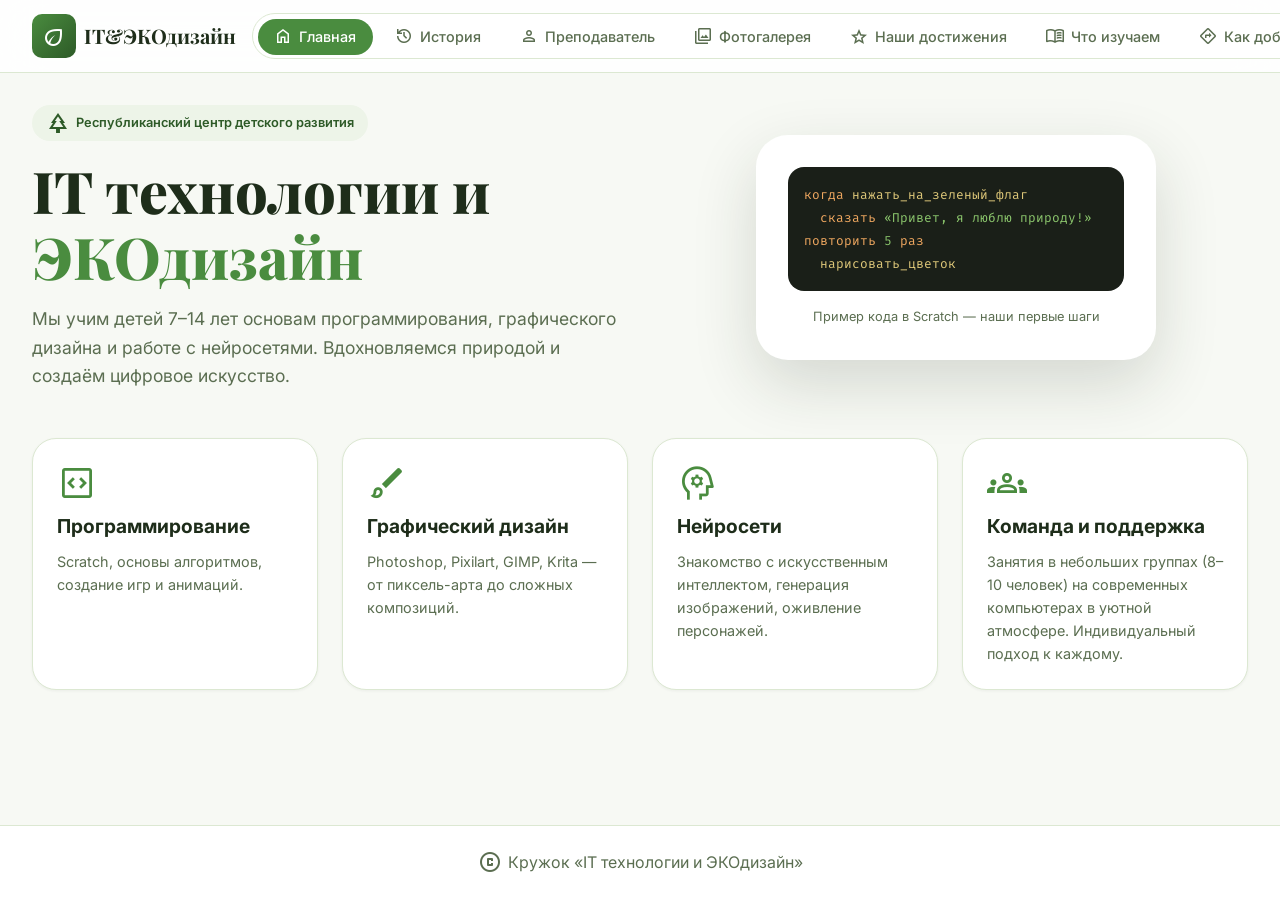
<file: index.html>
<!DOCTYPE html>
<html lang="ru">
<head>
    <meta charset="UTF-8">
    <meta name="viewport" content="width=device-width, initial-scale=1.0, viewport-fit=cover">
    <title>IT технологии и ЭКОдизайн</title>
    <meta name="description" content="Кружок IT технологий и экодизайна для детей 7–14 лет. Программирование Scratch, графический дизайн, нейросети, экопроекты. Минск, ул. Макаёнка 8.">
    <link rel="icon" type="image/png" sizes="32x32" href="data:image/svg+xml,%3Csvg xmlns='http://www.w3.org/2000/svg' viewBox='0 0 100 100'%3E%3Ccircle cx='50' cy='50' r='50' fill='%234a8c3f'/%3E%3Ctext x='50' y='67' font-size='60' text-anchor='middle' fill='white' font-family='Arial'%3E🌿%3C/text%3E%3C/svg%3E">
    <link href="https://fonts.googleapis.com/css2?family=Inter:opsz,wght@14..32,400;500;600;700;800&family=Playfair+Display:wght@600;700;800&family=Fira+Code:wght@400;500&display=swap" rel="stylesheet">
    <link rel="stylesheet" href="https://fonts.googleapis.com/css2?family=Material+Symbols+Outlined:opsz,wght,FILL,GRAD@20..48,100..700,0..1,-50..200">
    <link rel="stylesheet" href="styles.css">
</head>
<body>
    <header class="header" id="header">
        <div class="header-inner">
            <a href="#" class="logo" id="logoLink">
                <div class="logo-icon"><span class="material-symbols-outlined">eco</span></div>
                <div class="logo-text">IT&ЭКОдизайн</div>
            </a>
            <ul class="nav-tabs desktop-nav" id="desktopNav">
                <div class="tab-indicator"></div>
                <li><button class="nav-tab active" data-tab="home"><span class="material-symbols-outlined">home</span> Главная</button></li>
                <li><button class="nav-tab" data-tab="history"><span class="material-symbols-outlined">history</span> История</button></li>
                <li><button class="nav-tab" data-tab="teacher"><span class="material-symbols-outlined">person</span> Преподаватель</button></li>
                <li><button class="nav-tab" data-tab="gallery"><span class="material-symbols-outlined">collections</span> Фотогалерея</button></li>
                <li><button class="nav-tab" data-tab="works"><span class="material-symbols-outlined">star</span> Наши достижения</button></li>
                <li><button class="nav-tab" data-tab="program"><span class="material-symbols-outlined">menu_book</span> Что изучаем</button></li>
                <li><button class="nav-tab" data-tab="directions"><span class="material-symbols-outlined">directions</span> Как добраться</button></li>
            </ul>
            <button class="mobile-menu-btn" id="mobileMenuBtn"><span class="material-symbols-outlined">menu</span></button>
        </div>
    </header>

    <div class="mobile-overlay" id="mobileOverlay">
        <div class="mobile-menu-container" id="mobileMenuContainer"></div>
    </div>

    <main class="main" id="mainContent">
        <!-- Главная -->
        <div class="tab-content active" id="tab-home">
            <div class="section-hero">
                <div>
                    <span class="hero-badge"><span class="material-symbols-outlined">park</span> Республиканский центр детского развития</span>
                    <h1 class="hero-title">IT технологии и <span class="accent">ЭКОдизайн</span></h1>
                    <p class="hero-subtitle">Мы учим детей 7–14 лет основам программирования, графического дизайна и работе с нейросетями. Вдохновляемся природой и создаём цифровое искусство.</p>
                </div>
                <div class="hero-visual">
                    <div class="hero-card">
                        <div class="code-block">
                            <span class="keyword">когда</span> <span class="func">нажать_на_зеленый_флаг</span><br>
                            &nbsp;&nbsp;<span class="keyword">сказать</span> <span class="string">«Привет, я люблю природу!»</span><br>
                            <span class="keyword">повторить</span> <span class="string">5</span> <span class="keyword">раз</span><br>
                            &nbsp;&nbsp;<span class="func">нарисовать_цветок</span>
                        </div>
                        <p class="code-caption">Пример кода в Scratch — наши первые шаги</p>
                    </div>
                </div>
            </div>
            <div class="cards-grid">
                <div class="card"><span class="material-symbols-outlined card-icon">code_blocks</span><h3>Программирование</h3><p>Scratch, основы алгоритмов, создание игр и анимаций.</p></div>
                <div class="card"><span class="material-symbols-outlined card-icon">brush</span><h3>Графический дизайн</h3><p>Photoshop, Pixilart, GIMP, Krita — от пиксель-арта до сложных композиций.</p></div>
                <div class="card"><span class="material-symbols-outlined card-icon">psychology</span><h3>Нейросети</h3><p>Знакомство с искусственным интеллектом, генерация изображений, оживление персонажей.</p></div>
                <div class="card"><span class="material-symbols-outlined card-icon">groups</span><h3>Команда и поддержка</h3><p>Занятия в небольших группах (8–10 человек) на современных компьютерах в уютной атмосфере. Индивидуальный подход к каждому.</p></div>
            </div>
        </div>

        <!-- История -->
        <div class="tab-content" id="tab-history">
            <h2><span class="material-symbols-outlined">history</span> История кружка</h2>
            <div class="timeline">
                <div class="timeline-item"><div class="timeline-year"><span class="material-symbols-outlined">calendar_today</span> 1987</div><p><strong>Основание.</strong> Кружок открылся при экологическом центре «Росток». С самого начала занятия ведёт педагог высшей категории <strong>Яцевич Светлана Юрьевна</strong>.</p></div>
                <div class="timeline-item"><div class="timeline-year"><span class="material-symbols-outlined">calendar_today</span> 2023</div><p><strong>Республиканская выставка.</strong> Участие в выставке научно-методической литературы. Демонстрация работы робота MatataLab.</p></div>
                <div class="timeline-item"><div class="timeline-year"><span class="material-symbols-outlined">calendar_today</span> 2026</div><p><strong>Выставка «Оживающие персонажи».</strong> Во Дворце республики (галерея Института культуры) с помощью ИИ мы «оживили» картины учащихся студии «Флории».</p></div>
                <div class="timeline-item"><div class="timeline-year"><span class="material-symbols-outlined">calendar_today</span> 2026</div><p><strong>Скоро 40 лет!</strong> Наш кружок продолжает расти, снимать видео, создавать онлайн-спектакли, клипы.</p></div>
            </div>
        </div>

        <!-- Преподаватель -->
        <div class="tab-content" id="tab-teacher">
            <h2><span class="material-symbols-outlined">person</span> Преподаватель</h2>
            <div class="teacher-profile">
                <div class="teacher-avatar">
                    <img src="1.png" alt="Светлана Юрьевна Яцевич" loading="lazy" onerror="this.src='https://placehold.co/400x400?text=Фото+педагога'">
                </div>
                <div class="teacher-info">
                    <h2>Яцевич Светлана Юрьевна <span class="material-symbols-outlined" style="color:#f4b400;">verified</span></h2>
                    <div class="badge-row">
                        <span class="badge"><span class="material-symbols-outlined">school</span> Педагог высшей категории</span>
                        <span class="badge"><span class="material-symbols-outlined">history</span> Опыт с 1987 года</span>
                        <span class="badge"><span class="material-symbols-outlined">eco</span> Вдохновение природой</span>
                    </div>
                    <p>Светлана Юрьевна ведёт кружок с момента его основания. Она верит, что каждый ребёнок имеет свой талант, и находит индивидуальный подход к каждому ученику. Под её руководством ребята не только осваивают IT и дизайн, но и раскрываются как сценаристы, актёры, режиссёры.</p>
                    <div class="teacher-contacts">
                        <a href="tel:+375296692236" class="phone-link"><span class="material-symbols-outlined">call</span> +375(29)669-22-36</a>
                    </div>
                </div>
            </div>
        </div>

        <!-- Фотогалерея -->
        <div class="tab-content" id="tab-gallery">
            <h2><span class="material-symbols-outlined">collections</span> Фотогалерея</h2>
            <p class="section-subtitle">Яркие моменты наших занятий и компьютерных проектов →</p>
            <div class="slider-container">
                <div class="slider" id="slider"></div>
                <button class="slider-btn prev" id="prevSlide"><span class="material-symbols-outlined">chevron_left</span></button>
                <button class="slider-btn next" id="nextSlide"><span class="material-symbols-outlined">chevron_right</span></button>
                <div class="slider-dots" id="sliderDots"></div>
                <div class="slider-counter" id="sliderCounter"></div>
            </div>
        </div>

        <!-- Наши достижения -->
        <div class="tab-content" id="tab-works">
            <h2><span class="material-symbols-outlined">emoji_events</span> Наши достижения и проекты</h2>
            <div class="works-list">
                <div class="work-card"><div class="work-title"><span class="material-symbols-outlined">robot_2</span> MatataLab на выставке</div><p>2023 и 2026 годы – Республиканская выставка научно-методической литературы. Демонстрировали работу робота MatataLab.</p><div class="work-meta"><span>🏆 Высокая оценка специалистов</span></div></div>
                <div class="work-card"><div class="work-title"><span class="material-symbols-outlined">magic</span> Оживающие персонажи</div><p>2026 год – выставка во Дворце республики (галерея Института культуры). С помощью ИИ мы «оживили» картины учащихся студии «Флории».</p><div class="work-meta"><span>🎨 Уникальный проект</span></div></div>
                <div class="work-card"><div class="work-title"><span class="material-symbols-outlined">movie</span> Видео-спектакли и клипы</div><p>Наш кружок снимает многочисленные видео: онлайн-спектакли, поздравления, клипы. Учащиеся выступают как сценаристы, актёры и режиссёры.</p><div class="work-meta"><span>🎬 Более 20 проектов</span></div></div>
                <div class="work-card"><div class="work-title"><span class="material-symbols-outlined">forest</span> Эко-проекты</div><p>Компьютерные проекты наших учеников связаны с природой и экологией. Защита проектов – важная часть обучения.</p><div class="work-meta"><span>🌱 Программирование + экология</span></div></div>
            </div>
        </div>

        <!-- Программа -->
        <div class="tab-content" id="tab-program">
            <h2><span class="material-symbols-outlined">menu_book</span> Что изучаем</h2>
            <div class="program-timeline">
                <div class="program-item"><div class="program-num">01</div><div><strong>Программирование в Scratch</strong> – от первых алгоритмов до собственных игр и анимаций.</div></div>
                <div class="program-item"><div class="program-num">02</div><div><strong>Графический дизайн</strong> – Photoshop, Pixilart, GIMP, Krita: пиксель-арт, цифровая иллюстрация.</div></div>
                <div class="program-item"><div class="program-num">03</div><div><strong>Нейросети и ИИ</strong> – генерация изображений, оживление персонажей.</div></div>
                <div class="program-item"><div class="program-num">04</div><div><strong>Компьютерные проекты</strong> – презентации, видео, анимации на экологическую тематику.</div></div>
                <div class="program-item"><div class="program-num">05</div><div><strong>Защита проектов</strong> – учимся выступать, аргументировать и демонстрировать работы.</div></div>
            </div>
        </div>

        <!-- Как добраться -->
        <div class="tab-content" id="tab-directions">
            <h2><span class="material-symbols-outlined">directions</span> Как к нам добраться</h2>
            <p class="section-subtitle">ЭкоЦентр «Росток» находится по адресу: <strong>Минск, ул. Макаёнка, 8</strong>.</p>
            <div class="directions-wrapper">
                <div class="map-container">
                    <iframe src="https://yandex.ru/map-widget/v1/?ll=27.5706,53.9249&z=17&pt=27.5706,53.9249&whatshere%5Bpoint%5D=27.5706,53.9249&whatshere%5Bzoom%5D=17" width="100%" height="100%" frameborder="0" title="Карта" loading="lazy"></iframe>
                </div>
                <div class="route-builder">
                    <h3>Проложить маршрут</h3>
                    <p>Введите вашу точку отправления (город, улица, дом):</p>
                    <div class="route-input-group">
                        <input type="text" id="startPoint" placeholder="Например: Минск, пр. Независимости, 1" class="route-input">
                        <button id="buildRouteBtn" class="btn btn-primary">Построить маршрут</button>
                    </div>
                    <small>Откроется Яндекс.Карты с маршрутом до <strong>ул. Макаёнка, 8</strong>.</small>
                </div>
            </div>
        </div>
    </main>

    <footer class="footer">
        <span class="material-symbols-outlined">copyright</span>Кружок «IT технологии и ЭКОдизайн»
    </footer>

    <script src="script.js"></script>
</body>
</html>
</file>
<file: styles.css>
* {
margin: 0;
padding: 0;
box-sizing: border-box;
}

:root {
    --bg: #f7f9f4;
    --surface: #ffffff;
    --surface-alt: #edf4e8;
    --text: #1e2d1a;
    --text-muted: #5b6e51;
    --accent: #4a8c3f;
    --accent-deep: #2d5a27;
    --accent-glow: #7cb96e;
    --border: #dce8d2;
    --shadow-sm: 0 1px 3px rgba(30,45,26,0.06);
    --shadow-md: 0 4px 16px rgba(30,45,26,0.08);
    --shadow-lg: 0 12px 40px rgba(30,45,26,0.12);
    --shadow-xl: 0 24px 64px rgba(30,45,26,0.16);
    --radius-sm: 10px;
    --radius: 16px;
    --radius-lg: 24px;
    --radius-xl: 32px;
}

body {
    font-family: 'Inter', sans-serif;
    background: var(--bg);
    color: var(--text);
    line-height: 1.6;
    display: flex;
    flex-direction: column;
    min-height: 100vh;
}

.main {
    flex: 1;
    max-width: 1300px;
    margin: 0 auto;
    padding: clamp(1.5rem, 4vw, 2rem) clamp(1rem, 5vw, 2rem) clamp(2rem, 6vw, 4rem);
    width: 100%;
}

.tab-content {
    display: none;
    animation: fadeSlide 0.3s ease;
}
.tab-content.active {
    display: block;
}

@keyframes fadeSlide {
    from { opacity: 0; transform: translateY(12px); }
    to { opacity: 1; transform: translateY(0); }
}

/* Header */
.header {
    position: sticky;
    top: 0;
    z-index: 1000;
    background: rgba(255,255,255,0.85);
    backdrop-filter: blur(20px);
    border-bottom: 1px solid var(--border);
    padding: 0 clamp(1rem, 5vw, 2rem);
    transition: box-shadow 0.3s, background 0.3s;
}
.header.scrolled {
    box-shadow: var(--shadow-lg);
    background: rgba(255,255,255,0.96);
}
.header-inner {
    max-width: 1300px;
    margin: 0 auto;
    display: flex;
    align-items: center;
    justify-content: space-between;
    height: clamp(60px, 8vw, 72px);
    gap: 1rem;
}

.logo {
    display: flex;
    align-items: center;
    gap: 8px;
    text-decoration: none;
    flex-shrink: 0;
}
.logo-icon {
    width: clamp(36px, 6vw, 44px);
    height: clamp(36px, 6vw, 44px);
    border-radius: var(--radius-sm);
    background: linear-gradient(135deg, var(--accent), var(--accent-deep));
    display: flex;
    align-items: center;
    justify-content: center;
    color: white;
    font-size: clamp(1.2rem, 3vw, 1.6rem);
    transition: transform 0.2s;
}
.logo:hover .logo-icon {
    transform: translateY(-2px);
}
.logo-text {
    font-family: 'Playfair Display', serif;
    font-weight: 700;
    font-size: clamp(1rem, 2.5vw, 1.25rem);
    color: var(--text);
}

/* Navigation */
.nav-tabs {
    position: relative;
    display: flex;
    flex-wrap: nowrap;
    gap: 6px;
    list-style: none;
    padding: 4px;
    background: rgba(255,255,255,0.4);
    backdrop-filter: blur(10px);
    border-radius: 40px;
    border: 1px solid var(--border);
}
.tab-indicator {
    position: absolute;
    background: var(--accent);
    border-radius: 32px;
    transition: left 0.3s cubic-bezier(0.2, 0.9, 0.4, 1.2), width 0.3s cubic-bezier(0.2, 0.9, 0.4, 1.2);
    z-index: 0;
    height: calc(100% - 8px);
    top: 4px;
    pointer-events: none;
}
.nav-tab {
    position: relative;
    z-index: 1;
    display: inline-flex;
    align-items: center;
    gap: 6px;
    padding: 8px 16px;
    border-radius: 32px;
    font-size: 0.9rem;
    font-weight: 500;
    color: var(--text-muted);
    cursor: pointer;
    background: transparent;
    border: none;
    font-family: inherit;
    white-space: nowrap;
    transition: color 0.2s;
}
.nav-tab:hover { color: var(--text); }
.nav-tab.active { color: #ffffff; }
.nav-tab .material-symbols-outlined {
    font-size: 1.25rem;
}

/* Mobile menu */
.mobile-menu-btn {
    display: none;
    background: none;
    border: none;
    cursor: pointer;
    padding: 12px;
}
.mobile-menu-btn .material-symbols-outlined {
    font-size: 2.4rem;
}
.mobile-overlay {
    position: fixed;
    inset: 0;
    background: rgba(0,0,0,0.4);
    backdrop-filter: blur(20px);
    z-index: 1500;
    opacity: 0;
    pointer-events: none;
    transition: opacity 0.3s;
}
.mobile-overlay.show {
    opacity: 1;
    pointer-events: all;
}
.mobile-menu-container {
    position: absolute;
    top: 50%;
    right: 0;
    transform: translate(100%, -50%);
    display: flex;
    flex-direction: column;
    gap: 16px;
    padding: 0 2rem;
    transition: transform 0.35s cubic-bezier(0.4, 0, 0.2, 1);
}
.mobile-overlay.show .mobile-menu-container {
    transform: translate(0, -50%);
}
.mobile-menu-container .nav-tab {
    background: rgba(255,255,255,0.15);
    backdrop-filter: blur(16px);
    color: white;
    font-size: 1.15rem;
    padding: 16px 24px;
    gap: 12px;
    min-width: 220px;
    justify-content: flex-start;
    border-radius: 40px;
}
.mobile-menu-container .nav-tab.active {
    background: var(--accent);
}

/* Hero */
.section-hero {
    display: grid;
    grid-template-columns: 1fr 1fr;
    gap: clamp(1.5rem, 5vw, 3rem);
    align-items: center;
}
.hero-badge {
    display: inline-flex;
    align-items: center;
    gap: 6px;
    background: var(--surface-alt);
    color: var(--accent-deep);
    font-weight: 600;
    font-size: 0.8rem;
    padding: 6px 14px;
    border-radius: 20px;
    margin-bottom: 1rem;
}
.hero-title {
    font-family: 'Playfair Display', serif;
    font-size: clamp(2rem, 6vw, 3.6rem);
    font-weight: 800;
    line-height: 1.15;
    margin-bottom: 1rem;
}
.hero-title .accent {
    color: var(--accent);
}
.hero-subtitle {
    font-size: clamp(0.9rem, 2vw, 1.1rem);
    color: var(--text-muted);
    max-width: 800px;
}
.hero-card {
    background: var(--surface);
    border-radius: var(--radius-xl);
    padding: clamp(1rem, 3vw, 2rem);
    box-shadow: var(--shadow-xl);
    max-width: 400px;
    margin: 0 auto;
}
.code-block {
    background: #1a1f18;
    border-radius: var(--radius);
    padding: 1rem;
    font-family: 'Fira Code', monospace;
    font-size: 0.8rem;
    color: #c8e6b4;
    line-height: 1.8;
}
.code-block .keyword { color: #f0a860; }
.code-block .string  { color: #8cc76d; }
.code-block .func    { color: #e0c97a; }
.code-caption {
    text-align: center;
    margin-top: 1rem;
    font-size: 0.8rem;
    color: var(--text-muted);
}

.cards-grid {
    display: grid;
    grid-template-columns: repeat(auto-fill, minmax(280px, 1fr));
    gap: 1.5rem;
    margin-top: 3rem;
}
.card {
    background: var(--surface);
    border-radius: var(--radius-lg);
    padding: 1.5rem;
    box-shadow: var(--shadow-sm);
    border: 1px solid var(--border);
    transition: transform 0.2s;
}
.card:hover {
    transform: translateY(-4px);
    box-shadow: var(--shadow-lg);
}
.card-icon {
    font-size: 2.5rem;
    color: var(--accent);
    margin-bottom: 0.5rem;
}
.card h3 {
    font-weight: 700;
    font-size: 1.2rem;
    margin-bottom: 0.5rem;
}
.card p {
    color: var(--text-muted);
    font-size: 0.9rem;
}

/* Timeline */
.timeline {
    position: relative;
    padding-left: 2rem;
    margin-top: 2.5rem;
}
.timeline::before {
    content: '';
    position: absolute;
    left: 10px;
    top: 8px;
    bottom: 8px;
    width: 3px;
    background: var(--border);
    border-radius: 2px;
}
.timeline-item {
    position: relative;
    margin-bottom: 2.5rem;
    padding-left: 2rem;
}
.timeline-item::before {
    content: '';
    position: absolute;
    left: 2px;
    top: 4px;
    width: 16px;
    height: 16px;
    background: var(--accent);
    border-radius: 50%;
    border: 3px solid var(--bg);
    box-shadow: 0 0 0 3px var(--accent-glow);
    transform: translateX(-50%);
}
.timeline-year {
    font-weight: 700;
    color: var(--accent-deep);
    display: flex;
    align-items: center;
    gap: 8px;
    margin-bottom: 0.5rem;
}
.timeline-year .material-symbols-outlined {
    font-size: 1.35rem;
}

/* Teacher */
.teacher-profile {
    display: grid;
    grid-template-columns: auto 1fr;
    gap: 2rem;
    align-items: center;
    background: var(--surface);
    border-radius: var(--radius-xl);
    padding: 2rem;
    box-shadow: var(--shadow-md);
    max-width: 1000px;
    margin-top: 2rem;
}
.teacher-avatar {
    width: clamp(140px, 25vw, 180px);
    height: clamp(140px, 25vw, 180px);
    border-radius: 50%;
    overflow: hidden;
    box-shadow: var(--shadow-md);
}
.teacher-avatar img {
    width: 100%;
    height: 100%;
    object-fit: cover;
}
.teacher-info h2 {
    font-family: 'Playfair Display', serif;
    font-size: clamp(1.5rem, 4vw, 2rem);
    display: flex;
    align-items: center;
    gap: 8px;
    flex-wrap: wrap;
}
.badge-row {
    display: flex;
    gap: 8px;
    flex-wrap: wrap;
    margin: 0.6rem 0 1rem;
}
.badge {
    background: var(--surface-alt);
    padding: 4px 12px;
    border-radius: 20px;
    font-size: 0.8rem;
    display: inline-flex;
    align-items: center;
    gap: 6px;
}
.teacher-contacts {
    display: flex;
    gap: 1rem;
    flex-wrap: wrap;
    margin-top: 1rem;
}
.phone-link {
    display: inline-flex;
    align-items: center;
    gap: 6px;
    text-decoration: none;
    color: var(--text);
}
.phone-link:hover { color: var(--accent); }

/* Slider */
.slider-container {
    position: relative;
    max-width: 1200px;
    margin: 2rem auto;
    border-radius: var(--radius-lg);
    overflow: hidden;
    box-shadow: var(--shadow-lg);
    background: #000;
}
.slider {
    position: relative;
}
.slide {
    display: none;
    position: relative;
}
.slide.active {
    display: block;
    animation: fadeImg 0.3s;
}
@keyframes fadeImg {
    from { opacity: 0; }
    to { opacity: 1; }
}
.slide img {
    width: 100%;
    display: block;
    object-fit: cover;
    max-height: 750px;
    background: #2a3a25;
}
.slide-placeholder {
    width: 100%;
    height: 500px;
    display: flex;
    align-items: center;
    justify-content: center;
    background: #2d5a27;
    color: white;
    font-size: 2rem;
    font-family: monospace;
}
.slide-caption {
    position: absolute;
    bottom: 0;
    left: 0;
    right: 0;
    background: linear-gradient(transparent, rgba(0,0,0,0.7));
    color: white;
    padding: 1rem;
    text-align: center;
}
.slider-btn {
    position: absolute;
    top: 50%;
    transform: translateY(-50%);
    background: rgba(0,0,0,0.5);
    backdrop-filter: blur(4px);
    color: white;
    border: none;
    border-radius: 50%;
    width: 44px;
    height: 44px;
    cursor: pointer;
    display: flex;
    align-items: center;
    justify-content: center;
    z-index: 10;
}
.slider-btn:hover { background: var(--accent); }
.prev { left: 12px; }
.next { right: 12px; }
.slider-dots {
    position: absolute;
    bottom: 16px;
    left: 0;
    right: 0;
    display: flex;
    justify-content: center;
    gap: 8px;
    z-index: 5;
}
.dot {
    width: 10px;
    height: 10px;
    border-radius: 50%;
    background: rgba(255,255,255,0.6);
    cursor: pointer;
}
.dot.active {
    background: var(--accent);
    transform: scale(1.3);
}
.slider-counter {
    position: absolute;
    bottom: 16px;
    right: 16px;
    background: rgba(0,0,0,0.6);
    backdrop-filter: blur(4px);
    padding: 4px 10px;
    border-radius: 20px;
    font-size: 0.8rem;
    color: white;
    z-index: 5;
}

/* Works */
.works-list {
    display: grid;
    grid-template-columns: repeat(auto-fill, minmax(280px, 1fr));
    gap: 1.5rem;
    margin-top: 2.5rem;
}
.work-card {
    background: var(--surface);
    border-radius: var(--radius-lg);
    padding: 1.5rem;
    box-shadow: var(--shadow-sm);
    border: 1px solid var(--border);
    transition: transform 0.2s;
}
.work-card:hover {
    transform: translateY(-3px);
    box-shadow: var(--shadow-lg);
}
.work-title {
    font-weight: 700;
    font-size: 1.1rem;
    display: flex;
    align-items: center;
    gap: 8px;
    margin-bottom: 0.5rem;
}
.work-meta {
    font-size: 0.8rem;
    color: var(--text-muted);
    margin-top: 0.5rem;
}

/* Program */
.program-timeline {
    display: flex;
    flex-direction: column;
    gap: 1rem;
    margin-top: 1.5rem;
    max-width: 800px;
}
.program-item {
    display: grid;
    grid-template-columns: 80px 1fr;
    gap: 1rem;
    background: var(--surface);
    border-radius: var(--radius);
    padding: 1rem 1.5rem;
    border-left: 4px solid var(--accent);
    box-shadow: var(--shadow-sm);
}
.program-num {
    font-family: 'Playfair Display', serif;
    font-size: 2rem;
    font-weight: 800;
    color: var(--accent);
}

/* Directions */
.directions-wrapper {
    display: grid;
    grid-template-columns: 1fr 1fr;
    gap: 2rem;
    margin-top: 1.5rem;
}
.map-container {
    border-radius: var(--radius-lg);
    overflow: hidden;
    height: 400px;
}
.map-container iframe {
    width: 100%;
    height: 100%;
    border: 0;
}
.route-builder {
    background: var(--surface);
    padding: 1.5rem;
    border-radius: var(--radius-lg);
    box-shadow: var(--shadow-md);
}
.route-input-group {
    display: flex;
    flex-wrap: wrap;
    gap: 0.8rem;
    margin: 1rem 0;
}
.route-input {
    flex: 1;
    padding: 0.8rem 1rem;
    border: 1px solid var(--border);
    border-radius: 40px;
    font-family: inherit;
}
.btn-primary {
    background: var(--accent);
    color: white;
    padding: 0.8rem 1.5rem;
    border-radius: 40px;
    font-weight: 600;
    cursor: pointer;
    border: none;
}
.btn-primary:hover {
    background: var(--accent-deep);
}

/* Footer */
.footer {
    background: var(--surface);
    border-top: 1px solid var(--border);
    padding: 1.5rem;
    text-align: center;
    color: var(--text-muted);
    display: flex;
    justify-content: center;
    gap: 6px;
    flex-wrap: wrap;
}

/* ========== АДАПТИВНОСТЬ ========== */

/* Мобильные (до 900px) */
@media (max-width: 900px) {
    .desktop-nav {
        display: none;
    }
    .mobile-menu-btn {
        display: block;
    }
    .section-hero {
        grid-template-columns: 1fr;
    }
    .hero-visual {
        order: -1;
    }
    .teacher-profile {
        grid-template-columns: 1fr;
        text-align: center;
    }
    .teacher-avatar {
        margin: 0 auto;
    }
    .directions-wrapper {
        grid-template-columns: 1fr;
    }
    .map-container {
        height: 300px;
    }
    .cards-grid, .works-list {
        grid-template-columns: 1fr;
    }
    .program-item {
        grid-template-columns: 1fr;
        text-align: center;
    }
    .slider-dots {
        display: none !important;
    }
}

/* Планшеты в альбомной ориентации (ширина от 901px до 1200px) — идеальная подгонка */
@media (min-width: 901px) and (max-width: 1200px) {
    .main {
        padding-left: 1.2rem;
        padding-right: 1.2rem;
    }
    /* Навигация — компактная, чтобы 7 пунктов влезли */
    .nav-tabs {
        gap: 2px;
        padding: 4px;
    }
    .nav-tab {
        padding: 6px 8px;
        font-size: 0.75rem;
        gap: 4px;
    }
    .nav-tab .material-symbols-outlined {
        font-size: 1rem;
    }
    /* Герой-секция */
    .hero-title {
        font-size: 2.2rem;
    }
    .hero-subtitle {
        font-size: 0.95rem;
    }
    .hero-card {
        max-width: 340px;
    }
    /* Карточки и достижения */
    .cards-grid {
        grid-template-columns: repeat(auto-fill, minmax(250px, 1fr));
        gap: 1rem;
    }
    .works-list {
        grid-template-columns: repeat(auto-fill, minmax(250px, 1fr));
        gap: 1rem;
    }
    /* Слайдер */
    .slider-container {
        max-width: 100%;
    }
    .slide img, .slide-placeholder {
        max-height: 500px;
    }
    .slider-btn {
        width: 36px;
        height: 36px;
    }
    /* Карта и маршрут */
    .directions-wrapper {
        gap: 1rem;
    }
    .map-container {
        height: 280px;
    }
    /* Преподаватель */
    .teacher-profile {
        gap: 1.2rem;
        padding: 1.2rem;
    }
    .teacher-info h2 {
        font-size: 1.6rem;
    }
    /* Программа */
    .program-item {
        grid-template-columns: 60px 1fr;
        padding: 0.8rem 1rem;
    }
    .program-num {
        font-size: 1.6rem;
    }
    /* Таймлайн */
    .timeline {
        padding-left: 1.2rem;
    }
}

/* Десктопы (шире 1200px) */
@media (min-width: 1201px) {
    .mobile-overlay {
        display: none;
    }
}
</file>
